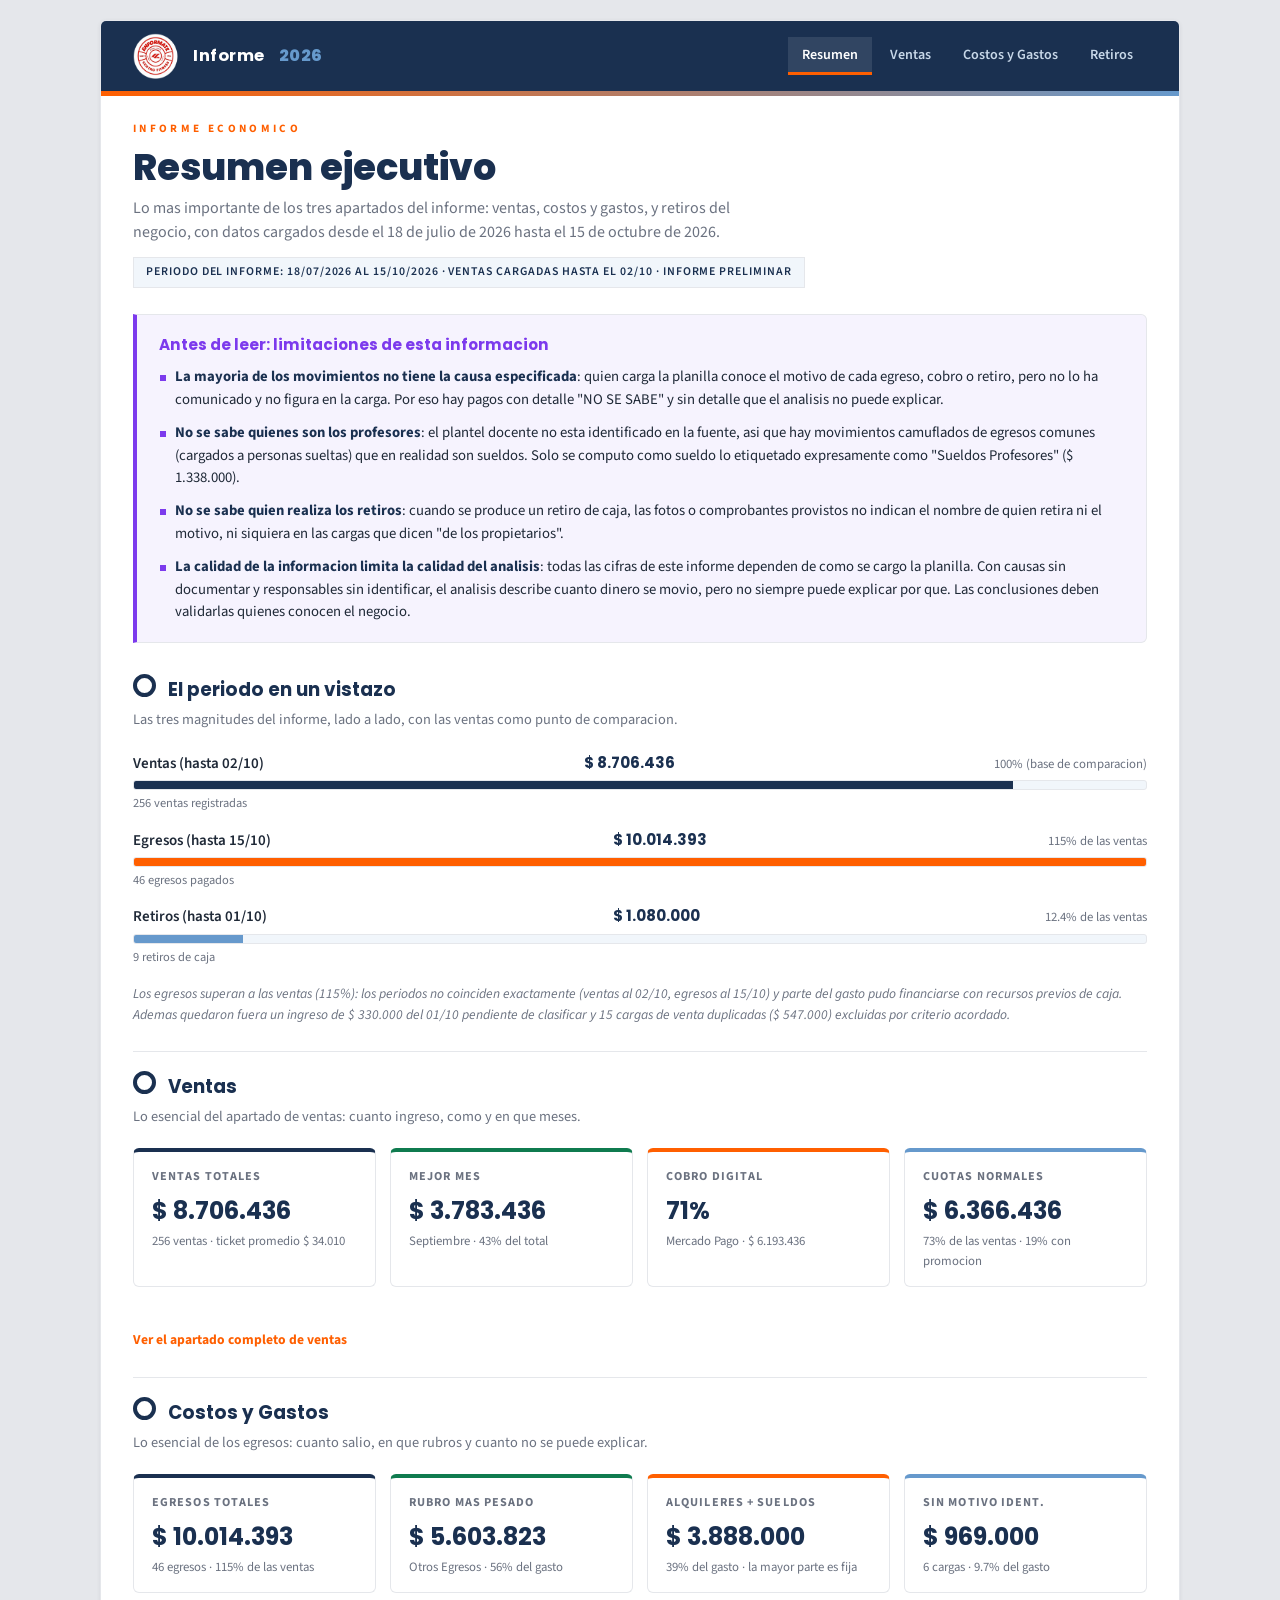
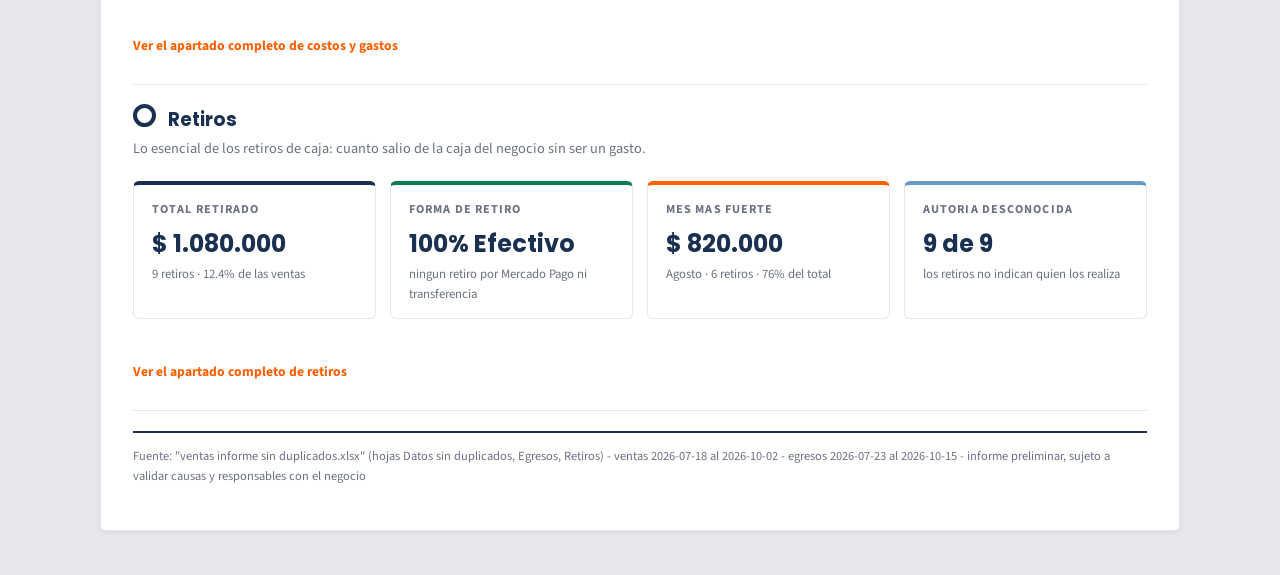
<file: index.html>
<!DOCTYPE html>
<html lang="es">
<head>
<meta charset="UTF-8">
<meta name="viewport" content="width=device-width, initial-scale=1.0">
<title>Resumen - Informe</title>
<link rel="preconnect" href="https://fonts.googleapis.com">
<link rel="preconnect" href="https://fonts.gstatic.com" crossorigin>
<link href="https://fonts.googleapis.com/css2?family=Poppins:wght@500;600;700;800&family=Source+Sans+3:wght@400;600;700&display=swap" rel="stylesheet">
<link rel="stylesheet" href="css/style.css">
</head>
<body>
<main class="page">
  <header class="topbar">
    <div class="brand"><img src="assets/logo-enformate.png" alt="Enformate">Informe <span>2026</span></div>
    <nav class="nav">
      <a href="index.html" class="active">Resumen</a>
      <a href="ventas.html">Ventas</a>
      <a href="costos.html">Costos y Gastos</a>
      <a href="retiros.html">Retiros</a>
    </nav>
  </header>

  <section class="hero">
    <h1>Resumen ejecutivo</h1>
    <p>Lo mas importante de los tres apartados del informe: ventas, costos y gastos, y retiros del negocio, con datos cargados desde el 18 de julio de 2026 hasta el 15 de octubre de 2026.</p>
    <span class="period">Periodo del informe: 18/07/2026 al 15/10/2026 &middot; ventas cargadas hasta el 02/10 &middot; informe preliminar</span>
  </section>

  <section class="aclaracion">
    <h2>Antes de leer: limitaciones de esta informacion</h2>
    <ul>
      <li><strong>La mayoria de los movimientos no tiene la causa especificada</strong>: quien carga la planilla conoce el motivo de cada egreso, cobro o retiro, pero no lo ha comunicado y no figura en la carga. Por eso hay pagos con detalle "NO SE SABE" y sin detalle que el analisis no puede explicar.</li>
      <li><strong>No se sabe quienes son los profesores</strong>: el plantel docente no esta identificado en la fuente, asi que hay movimientos camuflados de egresos comunes (cargados a personas sueltas) que en realidad son sueldos. Solo se computo como sueldo lo etiquetado expresamente como "Sueldos Profesores" ($ 1.338.000).</li>
      <li><strong>No se sabe quien realiza los retiros</strong>: cuando se produce un retiro de caja, las fotos o comprobantes provistos no indican el nombre de quien retira ni el motivo, ni siquiera en las cargas que dicen "de los propietarios".</li>
      <li><strong>La calidad de la informacion limita la calidad del analisis</strong>: todas las cifras de este informe dependen de como se cargo la planilla. Con causas sin documentar y responsables sin identificar, el analisis describe cuanto dinero se movio, pero no siempre puede explicar por que. Las conclusiones deben validarlas quienes conocen el negocio.</li>
    </ul>
  </section>

  <section id="vistazo" class="section">
    <h2>El periodo en un vistazo</h2>
    <p class="sub">Las tres magnitudes del informe, lado a lado, con las ventas como punto de comparacion.</p>
    <div class="bars" id="barsResumen"></div>
    <p class="nota" style="margin-top:16px">Los egresos superan a las ventas (115%): los periodos no coinciden exactamente (ventas al 02/10, egresos al 15/10) y parte del gasto pudo financiarse con recursos previos de caja. Ademas quedaron fuera un ingreso de $ 330.000 del 01/10 pendiente de clasificar y 15 cargas de venta duplicadas ($ 547.000) excluidas por criterio acordado.</p>
  </section>

  <section class="section">
    <h2>Ventas</h2>
    <p class="sub">Lo esencial del apartado de ventas: cuanto ingreso, como y en que meses.</p>
    <section id="kpisVentas" class="kpis"></section>
    <a class="profundizar" href="ventas.html">Ver el apartado completo de ventas</a>
  </section>

  <section class="section">
    <h2>Costos y Gastos</h2>
    <p class="sub">Lo esencial de los egresos: cuanto salio, en que rubros y cuanto no se puede explicar.</p>
    <section id="kpisCostos" class="kpis"></section>
    <a class="profundizar" href="costos.html">Ver el apartado completo de costos y gastos</a>
  </section>

  <section class="section">
    <h2>Retiros</h2>
    <p class="sub">Lo esencial de los retiros de caja: cuanto salio de la caja del negocio sin ser un gasto.</p>
    <section id="kpisRetiros" class="kpis"></section>
    <a class="profundizar" href="retiros.html">Ver el apartado completo de retiros</a>
  </section>

  <footer>
    <p class="mono" id="datos"></p>
  </footer>

</main>

<script src="js/data.js"></script>
<script src="js/index.js"></script>
</body>
</html>
</file>
<file: css/style.css>
/* ----------
   Estetica "informe corporativo" inspirada en plantilla de consultoria:
   navy #1A3050 / naranja #FF5F00 / blue-gray #6699CC / verde / violeta,
   Poppins para titulos y cifras, Source Sans 3 para texto.
   ---------- */

:root {
  --navy: #1A3050;
  --naranja: #FF5F00;
  --bluegray: #6699CC;
  --verde: #0F7B4F;
  --violeta: #7C3AED;
  --rojo: #B91C1C;

  --text: #1F2937;
  --muted: #6B7280;
  --borde: #E5E7EB;
  --zebra: #F1F6FB;
  --bg: #E5E7EB;

  /* alias usados por los scripts (se mapean a la paleta nueva) */
  --violet: #1A3050;
  --amber: #FF5F00;
  --mint: #6699CC;
  --rose: #0F7B4F;
}

* { margin: 0; padding: 0; box-sizing: border-box; }

body {
  background: var(--bg);
  color: var(--text);
  font-family: "Source Sans 3", "Segoe UI", sans-serif;
  line-height: 1.55;
  min-height: 100vh;
}

.page {
  max-width: 1080px; margin: 20px auto 44px;
  background: #fff; border: 1px solid var(--borde); border-radius: 6px;
  box-shadow: 0 1px 4px rgba(15, 23, 42, .07);
  padding: 0 32px 44px; overflow: hidden;
}

/* ---------- franja superior ---------- */
.topbar {
  display: flex; align-items: center; justify-content: space-between; flex-wrap: wrap; gap: 12px;
  margin: 0 -32px 26px; padding: 12px 32px;
  background: var(--navy);
  border-bottom: 5px solid;
  border-image: linear-gradient(90deg, var(--naranja), var(--bluegray)) 1;
}
.brand {
  display: flex; align-items: center; gap: 14px;
  font-family: "Poppins", sans-serif; font-weight: 700; font-size: 1.02rem; letter-spacing: .5px;
  color: #fff;
}
.brand img { width: 46px; height: 46px; flex: 0 0 auto; }
.brand span { color: var(--bluegray); font-weight: 800; }
.nav { display: flex; gap: 4px; flex-wrap: wrap; }
.nav a {
  color: #C7D7E8; text-decoration: none; font-size: 0.88rem; font-weight: 600;
  padding: 8px 14px 6px; border-bottom: 3px solid transparent;
  transition: color .15s, background .15s;
}
.nav a:hover { color: #fff; background: rgba(255, 255, 255, .07); }
.nav a.active { color: #fff; background: rgba(255, 255, 255, .10); border-bottom: 3px solid var(--naranja); }
.nav a.disabled { opacity: .45; pointer-events: none; }
.nav a.disabled::after { content: " (pronto)"; font-size: .72rem; }

/* ---------- portada de seccion ---------- */
.hero { margin-bottom: 26px; }
.hero h1 {
  font-family: "Poppins", sans-serif; font-weight: 800; color: var(--navy);
  font-size: clamp(1.6rem, 4vw, 2.3rem); line-height: 1.2;
}
.hero h1::before {
  content: "INFORME ECONOMICO";
  display: block;
  font-family: "Source Sans 3", sans-serif; font-weight: 700;
  font-size: .70rem; letter-spacing: .30em; color: var(--naranja);
  margin-bottom: 10px;
}
.hero p { color: var(--muted); margin-top: 6px; max-width: 640px; }
.period {
  display: inline-block; margin-top: 12px;
  font-size: .74rem; font-weight: 600; letter-spacing: .08em; text-transform: uppercase;
  color: var(--navy); background: var(--zebra);
  border: 1px solid var(--borde); padding: 5px 12px;
}

/* ---------- recuadros de aclaracion (borde izquierdo por funcion) ---------- */
.aclaracion {
  padding: 18px 22px; margin-bottom: 26px;
  background: #F6F3FE;
  border: 1px solid var(--borde); border-left: 4px solid var(--violeta);
  border-radius: 0 6px 6px 0;
}
.aclaracion h2 {
  font-family: "Poppins", sans-serif; font-size: .95rem; font-weight: 700; color: var(--violeta);
  margin-bottom: 10px;
}
.aclaracion ul { list-style: none; display: grid; gap: 10px; }
.aclaracion li { font-size: .92rem; color: var(--text); padding-left: 16px; position: relative; }
.aclaracion li::before { content: ""; position: absolute; left: 1px; top: 9px; width: 6px; height: 6px; background: var(--violeta); }
.aclaracion strong { color: var(--navy); font-weight: 700; }
.aclaracion .nota { color: var(--muted); font-size: .85rem; margin-top: 10px; font-style: italic; }

/* ---------- tarjetas de numeros ---------- */
.kpis { display: grid; grid-template-columns: repeat(auto-fit, minmax(220px, 1fr)); gap: 14px; margin-bottom: 26px; }
.card {
  padding: 16px 18px 14px;
  background: #fff; border: 1px solid var(--borde); border-top: 4px solid var(--navy);
  border-radius: 6px;
}
.card .label { font-size: .76rem; color: var(--muted); text-transform: uppercase; letter-spacing: .09em; font-weight: 700; }
.card .value { font-family: "Poppins", sans-serif; font-size: 1.5rem; font-weight: 700; color: var(--navy); margin-top: 5px; }
.card .extra { font-size: .8rem; color: var(--muted); margin-top: 3px; }
.card.violet { border-top-color: var(--navy); }
.card.mint   { border-top-color: var(--verde); }
.card.amber  { border-top-color: var(--naranja); }
.card.rose   { border-top-color: var(--bluegray); }

/* ---------- secciones ---------- */
.section { padding: 4px 0 26px; margin-bottom: 14px; border-bottom: 1px solid var(--borde); }
.section > h2 {
  font-family: "Poppins", sans-serif; font-size: 1.15rem; font-weight: 700; color: var(--navy);
  margin-bottom: 4px;
}
.section > h2::before {
  content: ""; display: inline-block; width: 15px; height: 15px;
  border: 4px solid var(--navy); border-radius: 50%;
  margin-right: 12px; transform: translateY(1px);
}
.section > .sub { color: var(--muted); font-size: .9rem; margin-bottom: 20px; }
.split { display: grid; grid-template-columns: minmax(260px, 380px) 1fr; gap: 26px; align-items: start; }
@media (max-width: 760px) { .split { grid-template-columns: 1fr; } }

.chartbox { position: relative; height: 270px; min-width: 0; }

/* ---------- barras horizontales / listas ---------- */
.bars { display: grid; gap: 14px; }
.bar-item .bar-head { display: flex; justify-content: space-between; align-items: baseline; gap: 10px; margin-bottom: 5px; }
.bar-item .name { font-weight: 600; font-size: .94rem; }
.bar-item .val { font-family: "Poppins", sans-serif; font-size: .94rem; font-weight: 700; color: var(--navy); }
.bar-item .pct { color: var(--muted); font-size: .8rem; }
.bar-track { height: 10px; border-radius: 3px; background: var(--zebra); border: 1px solid var(--borde); overflow: hidden; }
.bar-fill { height: 100%; }
.bar-item .ops-count { font-size: .78rem; color: var(--muted); margin-top: 4px; }

/* ---------- chips de insight ---------- */
.pills { display: flex; flex-wrap: wrap; gap: 10px; margin-top: 18px; }
.pill {
  font-size: .85rem; color: var(--text); padding: 7px 14px;
  background: var(--zebra); border: 1px solid var(--borde);
}
.pill strong { color: var(--navy); font-weight: 700; }

/* ---------- tablas ---------- */
.tablewrap { overflow-x: auto; margin-top: 22px; }
table { width: 100%; border-collapse: collapse; font-size: .88rem; }
th, td { padding: 9px 12px; text-align: right; white-space: nowrap; }
th:first-child, td:first-child { text-align: left; }
thead th {
  background: var(--navy); color: #fff;
  font-size: .72rem; text-transform: uppercase; letter-spacing: .08em; font-weight: 700;
  border: none;
}
thead th:first-child { text-align: left; }
tbody td { border-bottom: 1px solid var(--borde); }
tbody tr:nth-child(even) td { background: var(--zebra); }
tbody tr:last-child td { background: #fff; border-top: 2px solid var(--navy); border-bottom: none; font-weight: 700; color: var(--navy); }
td.num { font-variant-numeric: tabular-nums; }
td.hl { color: var(--navy); font-weight: 700; }
tfoot td { border-top: 2px solid var(--navy); font-weight: 700; }

/* ---------- pie ---------- */
footer { color: var(--muted); font-size: .78rem; margin-top: 20px; padding-top: 14px; border-top: 2px solid var(--navy); }
footer .mono { font-family: "Source Sans 3", sans-serif; }

/* ---------- placeholder otras secciones ---------- */
.estado { text-align: center; padding: 70px 20px; }
.estado h1 { font-family: "Poppins", sans-serif; font-size: 1.8rem; color: var(--navy); margin-bottom: 10px; }
.estado p { color: var(--muted); max-width: 480px; margin: 0 auto; }

/* ---------- resumen ejecutivo ---------- */
.profundizar {
  display: inline-block; margin-top: 16px;
  font-size: .85rem; font-weight: 700; color: var(--naranja);
  text-decoration: none;
}
.profundizar:hover { color: var(--navy); }
.section .nota { color: var(--muted); font-size: .85rem; font-style: italic; }
</file>
